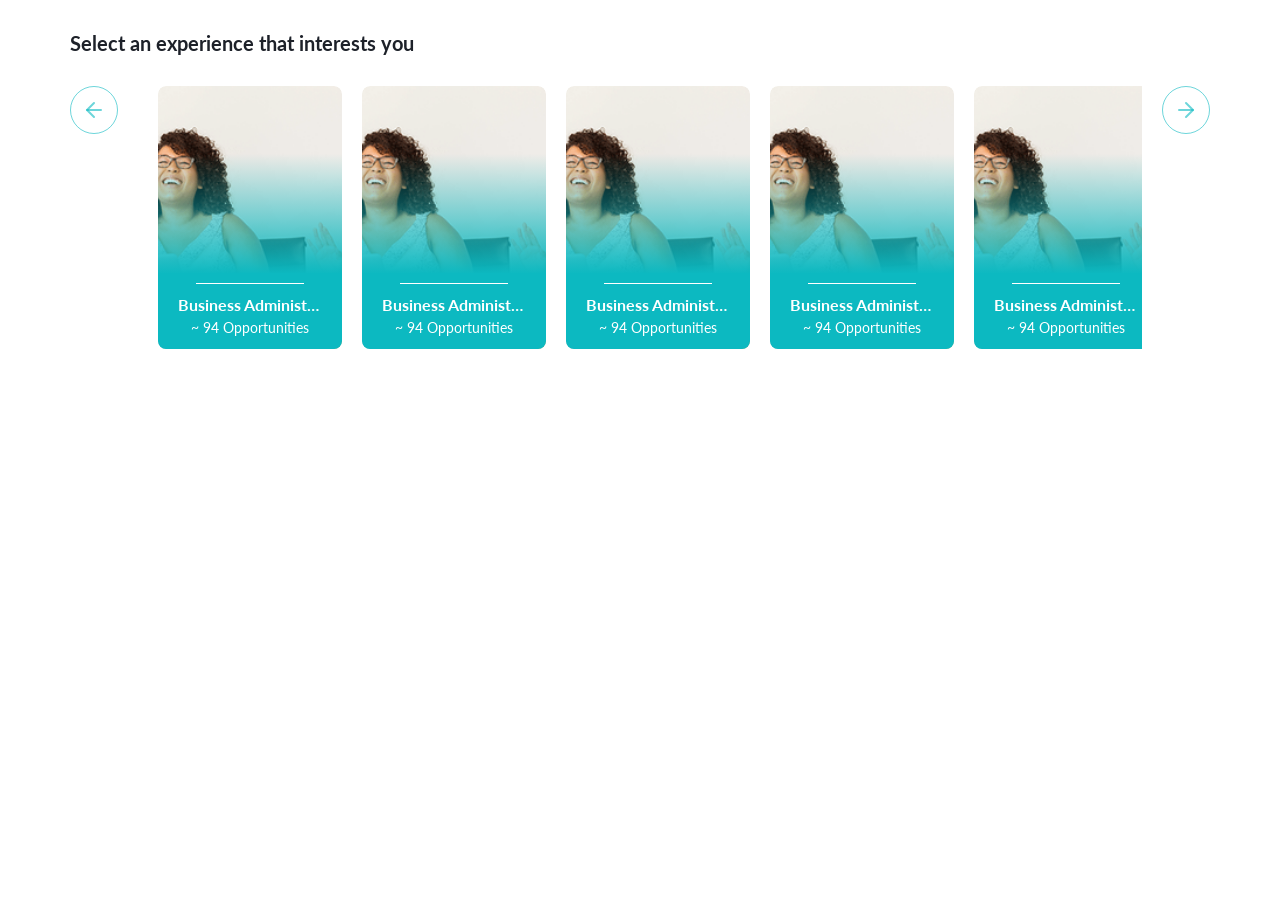
<file: bro-dare/index.html>
<!DOCTYPE html>
<html lang="en">
  <head>
    <meta charset="UTF-8" />
    <meta http-equiv="X-UA-Compatible" content="IE=edge" />
    <meta name="viewport" content="width=device-width, initial-scale=1.0" />
    <title>Document</title>
    <link rel="stylesheet" href="assets/css/slick.css" />
    <link rel="stylesheet" href="css/styles.css" />
  </head>
  <body>
    <main class="wrapper">
      <h1 class="header">Select an experience that interests you</h1>
      <div class="card__wrapper">
        <div class="card">
          <div class="card__image-box">
            <img
              src="./assets/images/image.png"
              alt="image"
              class="card__image"
            />
          </div>
          <div class="card__overlay">&nbsp;</div>
          <div class="card__body">
            <hr class="card__line" />
            <h3 class="card__header">Business Administration</h3>
            <p class="card__paragraph">~ 94 Opportunities</p>
          </div>
        </div>
        <div class="card">
          <div class="card__image-box">
            <img
              src="./assets/images/image.png"
              alt="image"
              class="card__image"
            />
          </div>
          <div class="card__overlay">&nbsp;</div>
          <div class="card__body">
            <hr class="card__line" />
            <h3 class="card__header">Business Administration</h3>
            <p class="card__paragraph">~ 94 Opportunities</p>
          </div>
        </div>
        <div class="card">
          <div class="card__image-box">
            <img
              src="./assets/images/image.png"
              alt="image"
              class="card__image"
            />
          </div>
          <div class="card__overlay">&nbsp;</div>
          <div class="card__body">
            <hr class="card__line" />
            <h3 class="card__header">Business Administration</h3>
            <p class="card__paragraph">~ 94 Opportunities</p>
          </div>
        </div>
        <div class="card">
          <div class="card__image-box">
            <img
              src="./assets/images/image.png"
              alt="image"
              class="card__image"
            />
          </div>
          <div class="card__overlay">&nbsp;</div>
          <div class="card__body">
            <hr class="card__line" />
            <h3 class="card__header">Business Administration</h3>
            <p class="card__paragraph">~ 94 Opportunities</p>
          </div>
        </div>
        <div class="card">
          <div class="card__image-box">
            <img
              src="./assets/images/image.png"
              alt="image"
              class="card__image"
            />
          </div>
          <div class="card__overlay">&nbsp;</div>
          <div class="card__body">
            <hr class="card__line" />
            <h3 class="card__header">Business Administration</h3>
            <p class="card__paragraph">~ 94 Opportunities</p>
          </div>
        </div>
        <div class="card">
          <div class="card__image-box">
            <img
              src="./assets/images/image.png"
              alt="image"
              class="card__image"
            />
          </div>
          <div class="card__overlay">&nbsp;</div>
          <div class="card__body">
            <hr class="card__line" />
            <h3 class="card__header">Business Administration</h3>
            <p class="card__paragraph">~ 94 Opportunities</p>
          </div>
        </div>
        <div class="card">
          <div class="card__image-box">
            <img
              src="./assets/images/image.png"
              alt="image"
              class="card__image"
            />
          </div>
          <div class="card__overlay">&nbsp;</div>
          <div class="card__body">
            <hr class="card__line" />
            <h3 class="card__header">Business Administration</h3>
            <p class="card__paragraph">~ 94 Opportunities</p>
          </div>
        </div>
      </div>
    </main>
    <script src="./assets/js/jquery.min.js"></script>
    <script src="./assets/js/slick.min.js"></script>
    <script>
      $(".card__wrapper").slick({
        dots: false,
        infinite: false,
        speed: 300,
        slidesToShow: 4,
        slidesToScroll: 4,
        prevArrow: `<span class="slick-prev btn"><svg xmlns="http://www.w3.org/2000/svg" width="24" height="24" viewBox="0 0 24 24" fill="none" stroke="currentColor" stroke-width="2" stroke-linecap="round" stroke-linejoin="round" class="feather feather-arrow-left"><line x1="19" y1="12" x2="5" y2="12"></line><polyline points="12 19 5 12 12 5"></polyline></svg></span>`,
        nextArrow: `<span class="slick-next btn"><svg xmlns="http://www.w3.org/2000/svg" width="24" height="24" viewBox="0 0 24 24" fill="none" stroke="currentColor" stroke-width="2" stroke-linecap="round" stroke-linejoin="round" class="feather feather-arrow-right"><line x1="5" y1="12" x2="19" y2="12"></line><polyline points="12 5 19 12 12 19"></polyline></svg></span>`,
        responsive: [
          {
            breakpoint: 1024,
            settings: {
              slidesToShow: 3,
              slidesToScroll: 3,
              infinite: true,
              dots: true,
            },
          },
          {
            breakpoint: 600,
            settings: {
              slidesToShow: 2,
              slidesToScroll: 2,
            },
          },
          {
            breakpoint: 480,
            settings: {
              slidesToShow: 1,
              slidesToScroll: 1,
            },
          },
        ],
      });
    </script>
  </body>
</html>
</file>
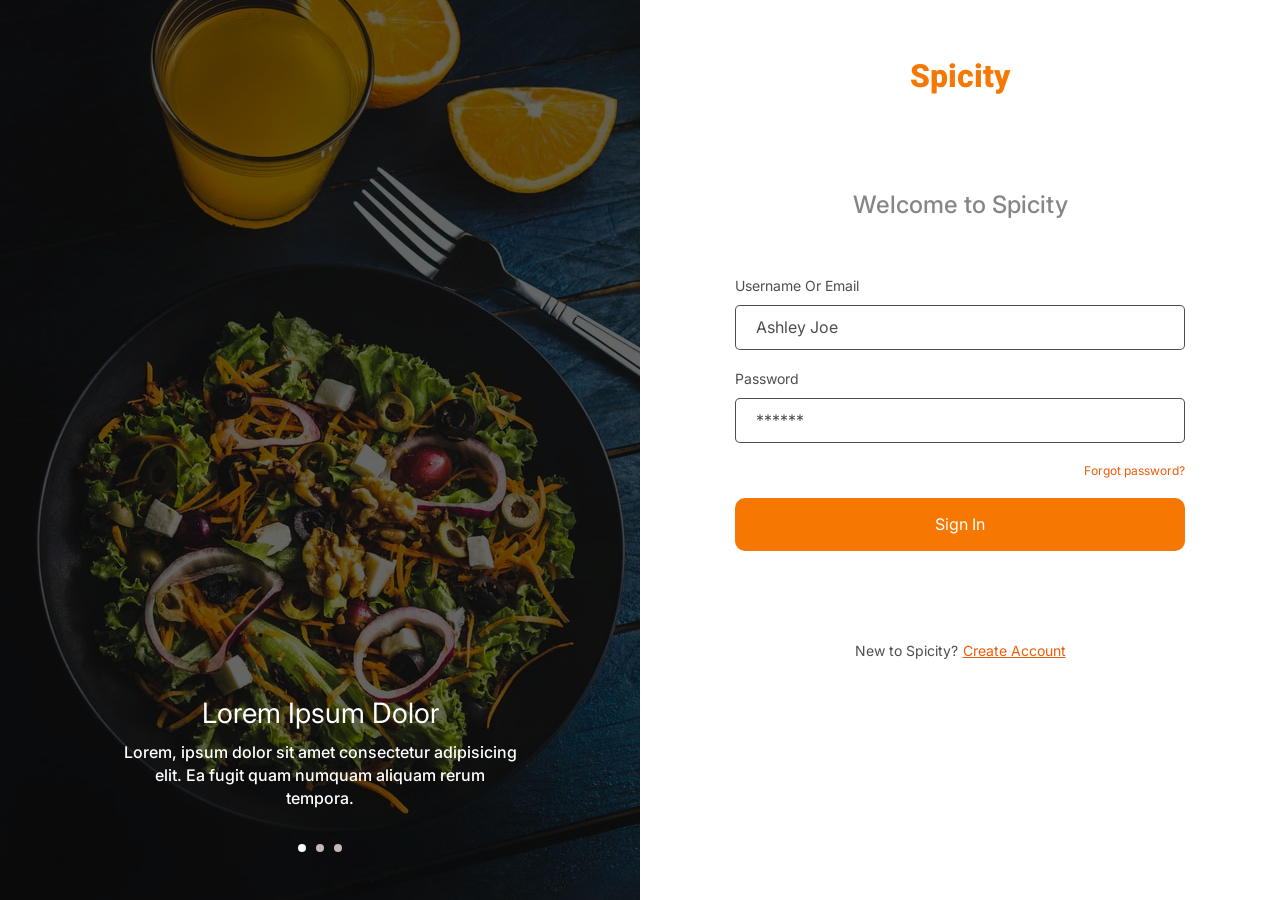
<file: henry-choice--2/index.html>
<!DOCTYPE html>
<html lang="en">
  <head>
    <meta charset="UTF-8" />
    <meta name="viewport" content="width=device-width, initial-scale=1.0" />
    <meta http-equiv="X-UA-Compatible" content="ie=edge" />
    <title>Login Form</title>
    <link rel="stylesheet" href="css/login.css" />
  </head>
  <body>
    <!-- status: editable -->
    <div class="wrapper">
      <div class="login">
        <div class="login__sidebar">
          <!-- slider container -->
          <div class="login__slides">
            <div class="login__slide">
              <img
                src="./assets/images/image--1.jpg"
                alt="image"
                class="login__image"
              />
              <div class="login__overlay">
                <h1 class="login__header">Lorem Ipsum Dolor</h1>
                <p class="login__paragraph">
                  Lorem, ipsum dolor sit amet consectetur adipisicing elit. Ea
                  fugit quam numquam aliquam rerum tempora.
                </p>
              </div>
            </div>
            <div class="login__slide">
              <img
                src="./assets/images/image--2.jpg"
                alt="image"
                class="login__image"
              />
              <div class="login__overlay">
                <h1 class="login__header">Lorem Ipsum Dolor</h1>
                <p class="login__paragraph">
                  Lorem, ipsum dolor sit amet consectetur adipisicing elit. Ea
                  fugit quam numquam aliquam rerum tempora.
                </p>
              </div>
            </div>
            <div class="login__slide">
              <img
                src="./assets/images/image--3.jpg"
                alt="image"
                class="login__image"
              />
              <div class="login__overlay">
                <h1 class="login__header">Lorem Ipsum Dolor</h1>
                <p class="login__paragraph">
                  Lorem, ipsum dolor sit amet consectetur adipisicing elit. Ea
                  fugit quam numquam aliquam rerum tempora.
                </p>
              </div>
            </div>
          </div>
          <div class="controls">
            <ul class="controls__list"></ul>
          </div>
        </div>
        <div class="login__view">
          <div class="view">
            <div class="view__header">
              <!-- add logo--image as class if the logo is an image -->
              <!-- <img
                src="./assets/images/logo.svg"
                alt=""
                class="logo logo--image"
              /> -->
              <h1 class="logo logo--text">Spicity</h1>
            </div>
            <h1 class="view__heading">Welcome to Spicity</h1>
            <form action="" class="view__form">
              <div class="view__group">
                <label for="username" class="view__label">
                  Username Or Email
                </label>
                <input
                  type="text"
                  name="username-email"
                  id="username"
                  placeholder="Ashley Joe"
                  class="view__input"
                />
              </div>
              <div class="view__group">
                <label for="password" class="view__label"> Password </label>
                <input
                  type="password"
                  name="password"
                  id="password"
                  placeholder="******"
                  class="view__input"
                />
              </div>
              <div class="forgot-password">
                <a href="" class=""> Forgot password? </a>
              </div>
              <div class="view__group view__group--button-box">
                <button class="view__button" type="submit" role="form">
                  Sign In
                </button>
              </div>
              <div class="view__footer">
                <p class="view__text">New to Spicity?</p>
                <a href="" class="view__link" name="Create Account">
                  Create Account
                </a>
              </div>
            </form>
          </div>
        </div>
      </div>
    </div>
  </body>
  <script src="./js/home.js"></script>
</html>
</file>
<file: bro-dare/css/styles.css>
@import url("https://fonts.googleapis.com/css2?family=Lato:ital,wght@0,100;0,300;0,400;0,700;0,900;1,100;1,300;1,400;1,700;1,900&display=swap");
*,
*::after,
*::before {
  padding: 0;
  margin: 0;
  -webkit-box-sizing: inherit;
          box-sizing: inherit;
}

html {
  -webkit-box-sizing: border-box;
          box-sizing: border-box;
}

body {
  font-family: "Lato", sans-serif;
}

:root {
  --unit: 10px;
  --Lato: "Lato", sans-serif;
  --size-xs: 12px;
  --size-s: 14px;
  --size-m: 16px;
  --size-l: 24px;
  --size-xl: 32px;
  --size-2xl: 48px;
  --span-xs: var(--unit);
  --span-s: calc(var(--unit) * 2);
  --span-m: calc(var(--unit) * 3);
  --span-l: calc(var(--unit) * 4);
  --span-xl: calc(var(--unit) * 5);
  --span-2xl: calc(var(--unit) * 6);
  --weight-xsm: 300;
  --weight-sm: 400;
  --weight-md: 500;
  --weight-lg: 600;
  --weight-xlg: 700;
  --weight-xxlg: 800;
  --weight-2xxlg: 900;
}

.wrapper {
  max-width: 1140px;
  margin: 0 auto;
  margin-top: var(--span-m);
  overflow-x: hidden;
}

@media only screen and (max-width: 1140px) {
  .wrapper {
    padding: 0 5%;
  }
}

.header {
  font-family: var(--Lato);
  font-size: calc(var(--size-m) + 4px);
  font-weight: var(--weight-xlg);
  line-height: 26px;
  color: #1d2129;
  margin-bottom: var(--span-m);
}

.card__wrapper {
  max-width: 100%;
  display: -webkit-box;
  display: -ms-flexbox;
  display: flex;
  gap: var(--span-s);
}

@media only screen and (max-width: 1140px) {
  .card__wrapper {
    overflow-x: hidden;
  }
}

.card__wrapper .btn {
  color: rgba(12, 185, 193, 0.6);
  border: 1px solid rgba(12, 185, 193, 0.6);
}

.card {
  -webkit-box-flex: 0 !important;
      -ms-flex: 0 0 184px !important;
          flex: 0 0 184px !important;
  width: 184px !important;
  min-height: 263px !important;
  position: relative !important;
  border-radius: 8px !important;
  overflow: hidden !important;
  display: -webkit-box !important;
  display: -ms-flexbox !important;
  display: flex !important;
  -webkit-box-orient: vertical !important;
  -webkit-box-direction: normal !important;
      -ms-flex-direction: column !important;
          flex-direction: column !important;
}

.card__image-box {
  position: absolute;
  top: 0;
  left: 0;
  width: 100%;
  height: 100%;
}

.card__overlay {
  position: relative;
  z-index: 2;
  -webkit-box-flex: 1;
      -ms-flex-positive: 1;
          flex-grow: 1;
  background-image: -webkit-gradient(linear, left top, left bottom, color-stop(36.14%, rgba(12, 185, 193, 0)), to(#0cb9c1));
  background-image: linear-gradient(180deg, rgba(12, 185, 193, 0) 36.14%, #0cb9c1 100%);
}

.card__image {
  display: block;
  width: 100%;
  -o-object-fit: cover;
     object-fit: cover;
  height: 100%;
  min-height: 100%;
  border-radius: 8px;
  max-height: 100%;
}

.card__line {
  border: none;
  outline: none;
  height: 0.5px;
  width: 75%;
  margin: 0 auto;
  background: #ffffff;
}

.card__body {
  margin-top: -1px;
  position: relative;
  z-index: 2;
  background: #0cb9c1;
  padding: var(--span-xs) var(--span-s);
}

.card__header {
  padding-top: var(--span-xs);
  font-family: var(--Lato);
  font-size: var(--size-m);
  font-weight: var(--weight-xlg);
  text-align: center;
  line-height: 24px;
  color: #ffffff;
  overflow: hidden;
  text-overflow: ellipsis;
  white-space: nowrap;
}

.card__paragraph {
  font-family: var(--Lato);
  font-size: var(--size-s);
  font-weight: var(--weight-sm);
  text-align: center;
  line-height: 22px;
  color: #ffffff;
}

.slick-track {
  display: -webkit-box;
  display: -ms-flexbox;
  display: flex;
  gap: var(--span-s);
}

.slick-arrow {
  position: relative;
  display: -webkit-box !important;
  display: -ms-flexbox !important;
  display: flex !important;
  -webkit-box-align: center;
      -ms-flex-align: center;
          align-items: center;
  -webkit-box-pack: center;
      -ms-flex-pack: center;
          justify-content: center;
  width: 48px;
  height: 48px;
  min-width: 48px;
  min-height: 48px;
  border-radius: 50%;
  border: none;
  outline: none;
  cursor: pointer;
}

.slick-next {
  right: 0;
}

.slick-prev {
  left: 0;
}
/*# sourceMappingURL=styles.css.map */
</file>
<file: henry-choice--2/css/login.css>
@import url("https://fonts.googleapis.com/css2?family=Inter:wght@100;200;300;400;500;600;700;800;900&display=swap");
@import url("https://fonts.googleapis.com/css2?family=Heebo:wght@100;200;300;400;500;600;700;800;900&display=swap");
:root {
  --unit: 10px;
  --Inter: "Inter", sans-serif;
  --Heebo: "Heebo", sans-serif;
  --size-xs: 12px;
  --size-s: 14px;
  --size-m: 16px;
  --size-l: 24px;
  --size-xl: 32px;
  --size-2xl: 48px;
  --span-xs: var(--unit);
  --span-s: calc(var(--unit) * 2);
  --span-m: calc(var(--unit) * 3);
  --span-l: calc(var(--unit) * 4);
  --span-xl: calc(var(--unit) * 5);
  --span-2xl: calc(var(--unit) * 6);
  --weight-xsm: 300;
  --weight-sm: 400;
  --weight-md: 500;
  --weight-lg: 600;
  --weight-xlg: 700;
  --weight-xxlg: 800;
  --weight-2xxlg: 900;
  --orange: #f67803;
  --black: #000000;
  --black--2: #000000b2;
  --black--3: #00000079;
}

*,
*::before,
*::after {
  margin: 0;
  padding: 0;
  -webkit-box-sizing: inherit;
          box-sizing: inherit;
}

html {
  -webkit-box-sizing: border-box;
          box-sizing: border-box;
}

body {
  font-family: var(--Inter);
  -webkit-font-smoothing: antialiased;
}

@-webkit-keyframes fade {
  from {
    opacity: 0.9;
  }
  to {
    opacity: 1;
  }
}

@keyframes fade {
  from {
    opacity: 0.9;
  }
  to {
    opacity: 1;
  }
}

.login {
  display: -ms-grid;
  display: grid;
  -ms-grid-columns: (1fr)[2];
      grid-template-columns: repeat(2, 1fr);
  max-height: 100vh;
}

@media only screen and (max-width: 768px) {
  .login {
    -ms-grid-columns: 1fr;
        grid-template-columns: 1fr;
  }
}

.login__slides {
  display: -webkit-box;
  display: -ms-flexbox;
  display: flex;
  overflow-x: hidden;
  position: relative;
}

.login__sidebar {
  max-height: 100vh;
  position: relative;
}

@media only screen and (max-width: 768px) {
  .login__sidebar {
    display: none;
  }
}

.login__slide {
  -webkit-box-flex: 0;
      -ms-flex: 0 0 100%;
          flex: 0 0 100%;
  position: relative;
  -webkit-animation: fade 300ms linear;
          animation: fade 300ms linear;
}

.login__overlay {
  position: absolute;
  top: 0;
  left: 0;
  width: 100%;
  height: 100%;
  display: -webkit-box;
  display: -ms-flexbox;
  display: flex;
  -webkit-box-orient: vertical;
  -webkit-box-direction: normal;
      -ms-flex-direction: column;
          flex-direction: column;
  -webkit-box-pack: end;
      -ms-flex-pack: end;
          justify-content: flex-end;
  padding: var(--span-2xl) var(--span-m);
  padding-bottom: calc(var(--span-2xl) + var(--span-m));
  background: rgba(0, 0, 0, 0.6);
}

.login__image {
  display: block;
  width: 100%;
  height: 100vh;
  -o-object-fit: cover;
     object-fit: cover;
}

.login__header {
  font-family: var(--Inter);
  font-size: calc(var(--size-l) + 4px);
  font-weight: var(--weight-sm);
  line-height: 36px;
  text-align: center;
  color: #ffffff;
}

.login__paragraph {
  padding-top: var(--span-xs);
  font-family: var(--Inter);
  font-size: var(--size-m);
  font-weight: var(--weight-md);
  line-height: 23px;
  text-align: center;
  color: #ffffff;
  max-width: 400px;
  margin: 0 auto;
}

.login__view {
  padding: var(--span-xl) var(--span-l);
}

@media only screen and (max-width: 600px) {
  .login__view {
    padding: var(--span-xl) var(--span-s);
  }
}

.controls {
  margin-top: var(--span-m);
  position: absolute;
  bottom: 40px;
  left: 50%;
  -webkit-transform: translateX(-50%);
          transform: translateX(-50%);
}

.controls__list {
  display: -webkit-box;
  display: -ms-flexbox;
  display: flex;
  list-style-type: none;
  gap: 10px;
  -webkit-box-pack: center;
      -ms-flex-pack: center;
          justify-content: center;
  -webkit-box-align: center;
      -ms-flex-align: center;
          align-items: center;
}

.controls__button {
  cursor: pointer;
  background: #c4b8b8;
  outline: none;
  border: none;
  border-radius: 50%;
  width: 8px;
  height: 8px;
}

.controls__button--active {
  background: #fcfbfb;
}

.view__header {
  display: -webkit-box;
  display: -ms-flexbox;
  display: flex;
  -webkit-box-pack: center;
      -ms-flex-pack: center;
          justify-content: center;
}

.view__header .logo--text {
  font-family: var(--Heebo);
  font-size: calc(var(--size-xl));
  font-style: normal;
  font-weight: var(--weight-xxlg);
  line-height: 53px;
  letter-spacing: 0em;
  text-align: left;
  color: var(--orange);
}

.view__header .logo--image {
  display: block;
  height: 45px;
}

.view__heading {
  margin-top: calc(var(--span-2xl) + var(--span-m));
  font-family: var(--Inter);
  font-size: calc(var(--size-l));
  font-weight: var(--weight-md);
  line-height: 24px;
  text-align: center;
  color: var(--black--3);
}

.view__form {
  max-width: 450px;
  margin: 0 auto;
  margin-top: var(--span-2xl);
}

.view__group:not(:last-child) {
  margin-bottom: var(--span-s);
}

.view__group--button-box {
  display: -webkit-box;
  display: -ms-flexbox;
  display: flex;
  -webkit-box-pack: center;
      -ms-flex-pack: center;
          justify-content: center;
}

.view__label {
  display: block;
  font-family: var(--Inter);
  font-size: calc(var(--size-s));
  font-weight: var(--weight-sm);
  line-height: 18px;
  text-align: left;
  color: var(--black--2);
  margin-bottom: var(--span-xs);
}

.view__input {
  display: block;
  width: 100%;
  font-family: var(--Inter);
  font-size: calc(var(--size-m));
  font-weight: var(--weight-sm);
  line-height: 23px;
  text-align: left;
  color: var(--black--2);
  outline: none;
  border: none;
  border: 1px solid var(--black--2);
  padding: var(--span-xs) var(--span-s);
  border-radius: 5px;
}

.view__input::-webkit-input-placeholder {
  font-family: var(--Inter);
  font-size: calc(var(--size-m));
  font-weight: var(--weight-sm);
  line-height: 23px;
  text-align: left;
  color: var(--black--2);
}

.view .forgot-password {
  display: -webkit-box;
  display: -ms-flexbox;
  display: flex;
  -webkit-box-pack: end;
      -ms-flex-pack: end;
          justify-content: flex-end;
  margin-bottom: var(--span-s);
}

.view .forgot-password a {
  font-family: var(--Inter);
  font-size: var(--size-xs);
  font-weight: var(--weight-sm);
  line-height: 15px;
  text-align: left;
  color: var(--black--2);
  text-decoration: none;
  color: #ec5c09;
}

.view__button {
  cursor: pointer;
  padding: calc(var(--span-xs) + 5px) var(--span-xl);
  background: var(--orange);
  color: #ffffff;
  font-family: var(--Inter);
  font-size: calc(var(--size-m));
  font-weight: var(--weight-sm);
  line-height: 23px;
  text-align: center;
  border: none;
  outline: none;
  border-radius: 10px;
  width: 100%;
}

.view__footer {
  margin-top: calc(var(--span-2xl) + var(--span-m));
  display: -webkit-box;
  display: -ms-flexbox;
  display: flex;
  -webkit-box-pack: center;
      -ms-flex-pack: center;
          justify-content: center;
}

.view__text, .view__link {
  font-family: var(--Inter);
  font-size: calc(var(--size-s));
  font-weight: var(--weight-sm);
  line-height: 20px;
  text-align: left;
  color: var(--black--2);
}

.view__link {
  margin-left: 5px;
  color: #ec5c09;
}
/*# sourceMappingURL=login.css.map */
</file>
